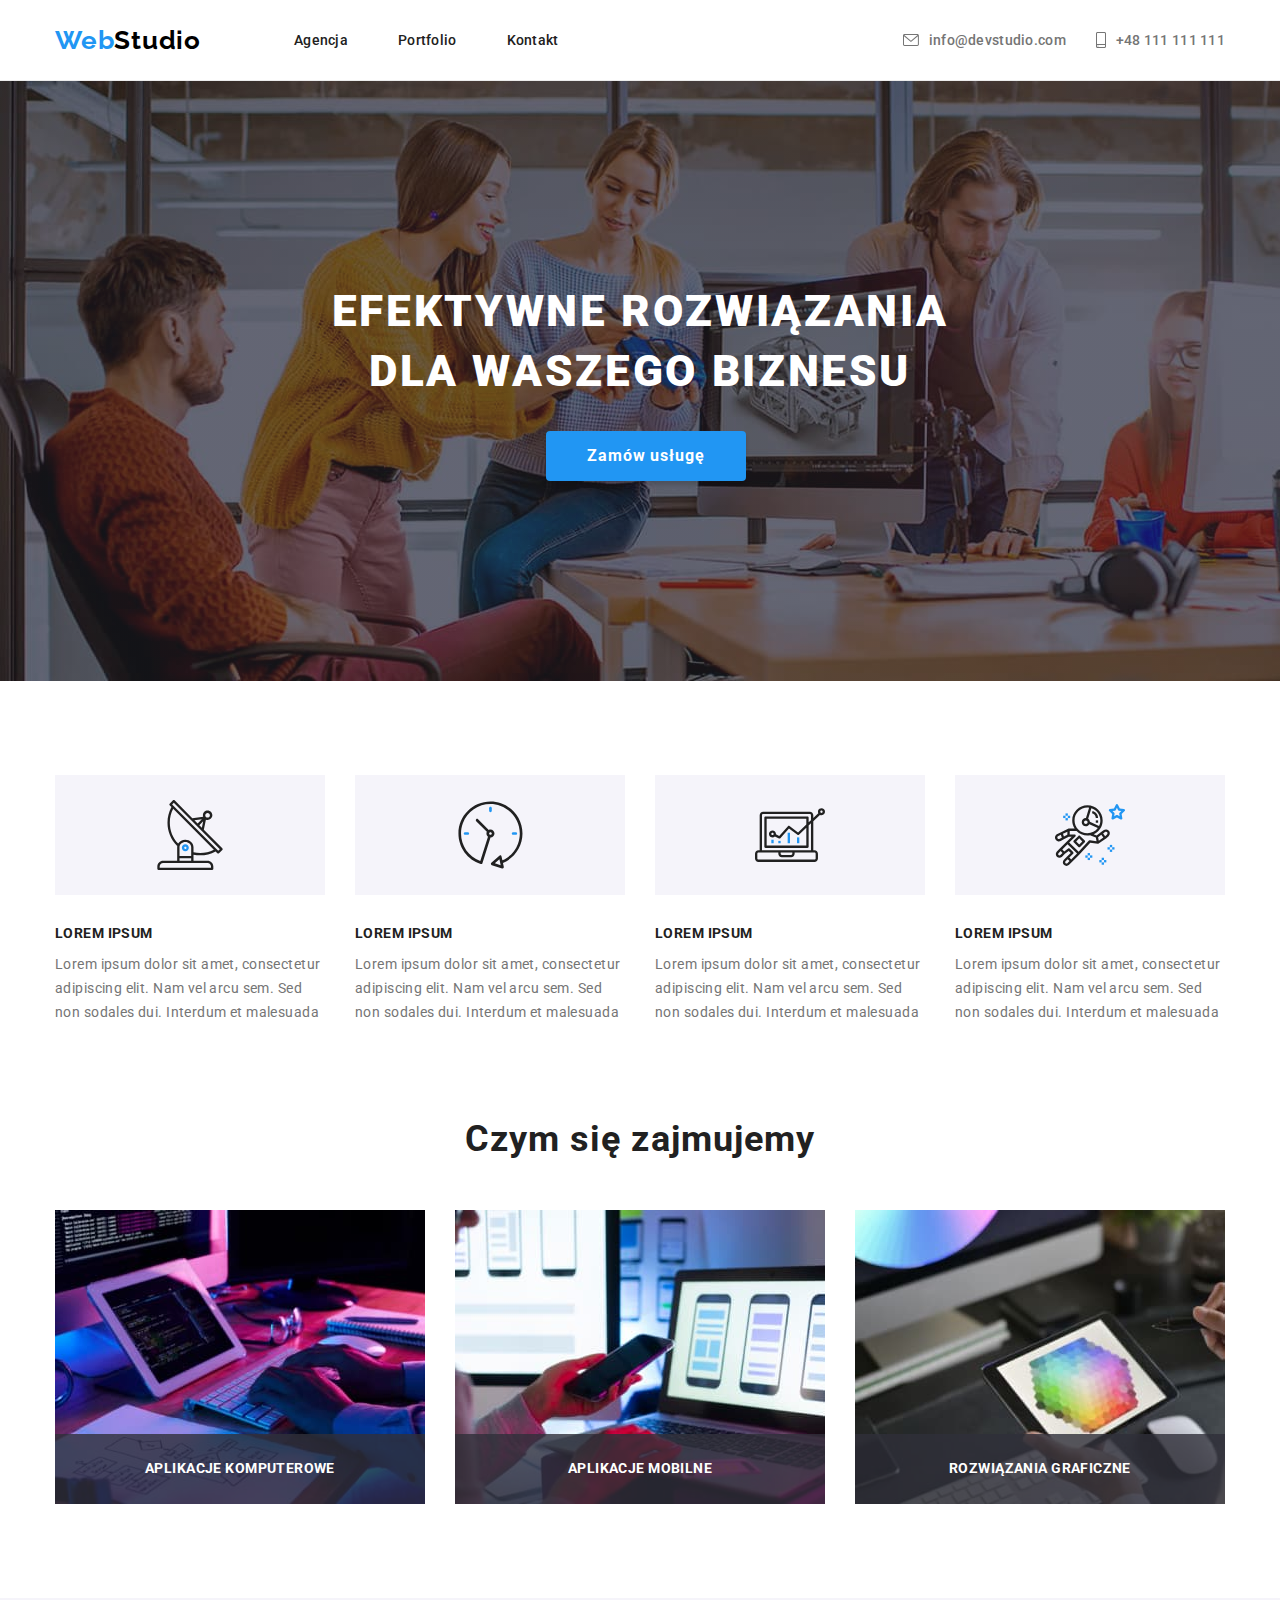
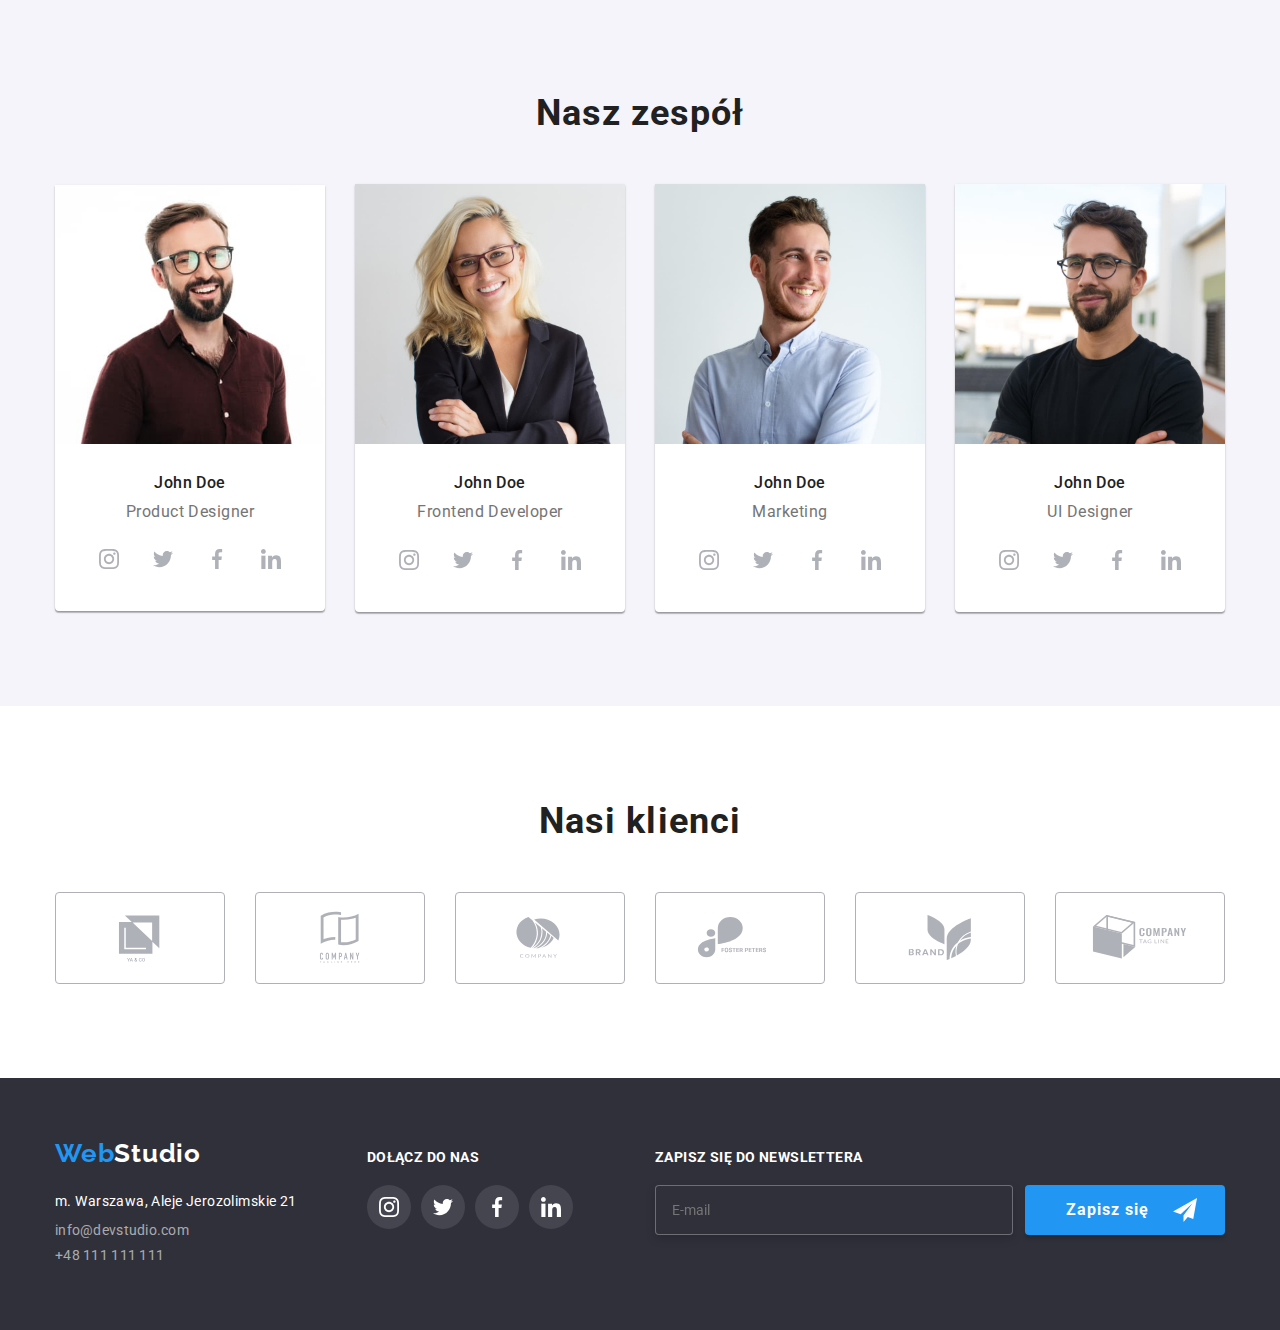
<file: index.html>
<!DOCTYPE html>
<html lang="en">
  <head>
    <meta charset="UTF-8" />
    <meta http-equiv="X-UA-Compatible" content="IE=edge" />
    <meta name="viewport" content="width=device-width, initial-scale=1.0" />
    <title>Studio</title>
    <link rel="preconnect" href="https://fonts.googleapis.com" />
    <link rel="preconnect" href="https://fonts.gstatic.com" crossorigin />
    <link
      href="https://fonts.googleapis.com/css2?family=Raleway:wght@700&family=Roboto:wght@400;500;700;900&display=swap"
      rel="stylesheet"
    />
    <link
      rel="stylesheet"
      href="https://cdnjs.cloudflare.com/ajax/libs/modern-normalize/1.0.0/modern-normalize.min.css"
    />
    <link rel="stylesheet" href="./css/styles.css" />
  </head>
  <body>
    <header>
      <div class="container header">
        <a class="logo header__logo" href="index.html"
          ><p>Web<span class="header__logo--color">Studio</span></p></a
        >
        <nav>
          <ul class="nav">
            <li><a href="index.html" class="nav__item">Agencja</a></li>
            <li>
              <a href="portfolio.html" class="nav__item">Portfolio</a>
            </li>
            <li><a href="/" class="nav__item">Kontakt</a></li>
          </ul>
        </nav>
        <div class="contacts">
          <a href="mailto:info@devstudio.com" class="contacts__item">
            <svg class="contacts__icon" width="16" height="12">
              <use href="./images/icons.svg#icon-envelope"></use>
            </svg>
            info@devstudio.com</a
          >

          <a href="tel:+48111111111" class="contacts__item">
            <svg class="contacts__icon" width="10" height="16">
              <use href="./images/icons.svg#icon-smartphone"></use>
            </svg>
            +48 111 111 111</a
          >
        </div>
      </div>
    </header>
    <!-- end of header -->

    <!-- start of main studio -->

    <main>
      <section class="order">
        <h1 class="order__title">EFEKTYWNE ROZWIĄZANIA DLA WASZEGO BIZNESU</h1>
        <button type="button" class="button" data-modal-open>Zamów usługę</button>
      </section>
      <section>
        <div class="container">
          <div class="section">
            <ul class="descriptions">
              <li>
                <div class="descriptions__card">
                  <svg width="70px" height="70px">
                    <use href="./images/icons.svg#icon-antenna-1"></use>
                  </svg>
                </div>
                <h4 class="descriptions__title">LOREM IPSUM</h4>
                <p class="descriptions__text">
                  Lorem ipsum dolor sit amet, consectetur adipiscing elit. Nam vel arcu sem. Sed non
                  sodales dui. Interdum et malesuada
                </p>
              </li>
              <li>
                <div class="descriptions__card">
                  <svg width="66.96px" height="70px">
                    <use href="./images/icons.svg#icon-clock-1"></use>
                  </svg>
                </div>
                <h4 class="descriptions__title">LOREM IPSUM</h4>
                <p class="descriptions__text">
                  Lorem ipsum dolor sit amet, consectetur adipiscing elit. Nam vel arcu sem. Sed non
                  sodales dui. Interdum et malesuada
                </p>
              </li>
              <li>
                <div class="descriptions__card">
                  <svg width="70px" height="70px">
                    <use href="./images/icons.svg#icon-diagram-1"></use>
                  </svg>
                </div>
                <h4 class="descriptions__title">LOREM IPSUM</h4>
                <p class="descriptions__text">
                  Lorem ipsum dolor sit amet, consectetur adipiscing elit. Nam vel arcu sem. Sed non
                  sodales dui. Interdum et malesuada
                </p>
              </li>
              <li>
                <div class="descriptions__card">
                  <svg width="70px" height="70px">
                    <use href="./images/icons.svg#icon-astronaut-1"></use>
                  </svg>
                </div>
                <h4 class="descriptions__title">LOREM IPSUM</h4>
                <p class="descriptions__text">
                  Lorem ipsum dolor sit amet, consectetur adipiscing elit. Nam vel arcu sem. Sed non
                  sodales dui. Interdum et malesuada
                </p>
              </li>
            </ul>
          </div>
        </div>
      </section>
      <section>
        <div class="container">
          <div class="section section__services">
            <h2 class="section__title">Czym się zajmujemy</h2>
            <ul class="services">
              <li class="services__item">
                <img
                  src="./images/whatwedo1.jpg"
                  alt="pisanie kodu na podstawie projektu zapisanego na kartce"
                  width="370"
                  height="294"
                />
                <p class="services__text">APLIKACJE KOMPUTEROWE</p>
              </li>
              <li class="services__item">
                <img
                  src="./images/whatwedo2.jpg"
                  alt="wybieranie odpowiedniego układu strony na smartphone"
                  width="370"
                  height="294"
                />
                <p class="services__text">APLIKACJE MOBILNE</p>
              </li>
              <li class="services__item">
                <img
                  src="./images/whatwedo3.jpg"
                  alt="wybieranie odpowiedniego koloru z palety barw na tablecie"
                  width="370"
                  height="294"
                />
                <p class="services__text">ROZWIĄZANIA GRAFICZNE</p>
              </li>
            </ul>
          </div>
        </div>
      </section>
      <section class="team section">
        <div class="container">
          <h2 class="section__title">Nasz zespół</h2>
          <ul class="team__list">
            <li class="teamcard">
              <img src="./images/ourteam1.jpg" alt="Product Designer" width="270" height="260" />
              <div class="teamcard__description">
                <h5 class="teamcard__name">John Doe</h5>
                <p class="teamcard__position">Product Designer</p>
                <ul class="teamcard__socialmedia">
                  <li>
                    <a href="/" class="socialmedia__item">
                      <svg width="20px" height="20px">
                        <use href="./images/icons.svg#icon-instagram-2"></use>
                      </svg>
                    </a>
                  </li>
                  <li>
                    <a href="/" class="socialmedia__item">
                      <svg width="20px" height="20px">
                        <use href="./images/icons.svg#icon-twitter-1"></use>
                      </svg>
                    </a>
                  </li>
                  <li>
                    <a href="/" class="socialmedia__item">
                      <svg width="20px" height="20px">
                        <use href="./images/icons.svg#icon-facebook-1"></use>
                      </svg>
                    </a>
                  </li>
                  <li>
                    <a href="/" class="socialmedia__item">
                      <svg width="20px" height="20px">
                        <use href="./images/icons.svg#icon-linkedin-1"></use>
                      </svg>
                    </a>
                  </li>
                </ul>
              </div>
            </li>

            <li class="teamcard">
              <img src="./images/ourteam2.jpg" alt="Frontend Developer" width="270" height="260" />
              <div class="teamcard__description">
                <h5 class="teamcard__name">John Doe</h5>
                <p class="teamcard__position">Frontend Developer</p>
                <ul class="teamcard__socialmedia">
                  <li>
                    <a href="/" class="socialmedia__item">
                      <svg width="20px" height="20px">
                        <use href="./images/icons.svg#icon-instagram-2"></use>
                      </svg>
                    </a>
                  </li>
                  <li>
                    <a href="/" class="socialmedia__item">
                      <svg width="20px" height="20px">
                        <use href="./images/icons.svg#icon-twitter-1"></use>
                      </svg>
                    </a>
                  </li>
                  <li>
                    <a href="/" class="socialmedia__item">
                      <svg width="20px" height="20px">
                        <use href="./images/icons.svg#icon-facebook-1"></use>
                      </svg>
                    </a>
                  </li>
                  <li>
                    <a href="/" class="socialmedia__item">
                      <svg width="20px" height="20px">
                        <use href="./images/icons.svg#icon-linkedin-1"></use>
                      </svg>
                    </a>
                  </li>
                </ul>
              </div>
            </li>

            <li class="teamcard">
              <img src="./images/ourteam4.jpg" alt="Marketing employee" width="270" height="260" />
              <div class="teamcard__description">
                <h5 class="teamcard__name">John Doe</h5>
                <p class="teamcard__position">Marketing</p>
                <ul class="teamcard__socialmedia">
                  <li>
                    <a href="/" class="socialmedia__item">
                      <svg width="20px" height="20px">
                        <use href="./images/icons.svg#icon-instagram-2"></use>
                      </svg>
                    </a>
                  </li>
                  <li>
                    <a href="/" class="socialmedia__item">
                      <svg width="20px" height="20px">
                        <use href="./images/icons.svg#icon-twitter-1"></use>
                      </svg>
                    </a>
                  </li>
                  <li>
                    <a href="/" class="socialmedia__item">
                      <svg width="20px" height="20px">
                        <use href="./images/icons.svg#icon-facebook-1"></use>
                      </svg>
                    </a>
                  </li>
                  <li>
                    <a href="/" class="socialmedia__item">
                      <svg width="20px" height="20px">
                        <use href="./images/icons.svg#icon-linkedin-1"></use>
                      </svg>
                    </a>
                  </li>
                </ul>
              </div>
            </li>

            <li class="teamcard">
              <img src="./images/ourteam3.jpg" alt="UI Designer" width="270" height="260" />
              <div class="teamcard__description">
                <h5 class="teamcard__name">John Doe</h5>
                <p class="teamcard__position">UI Designer</p>
                <ul class="teamcard__socialmedia">
                  <li>
                    <a href="/" class="socialmedia__item">
                      <svg width="20px" height="20px">
                        <use href="./images/icons.svg#icon-instagram-2"></use>
                      </svg>
                    </a>
                  </li>
                  <li>
                    <a href="/" class="socialmedia__item">
                      <svg width="20px" height="20px">
                        <use href="./images/icons.svg#icon-twitter-1"></use>
                      </svg>
                    </a>
                  </li>
                  <li>
                    <a href="/" class="socialmedia__item">
                      <svg width="20px" height="20px">
                        <use href="./images/icons.svg#icon-facebook-1"></use>
                      </svg>
                    </a>
                  </li>
                  <li>
                    <a href="/" class="socialmedia__item">
                      <svg width="20px" height="20px">
                        <use href="./images/icons.svg#icon-linkedin-1"></use>
                      </svg>
                    </a>
                  </li>
                </ul>
              </div>
            </li>
          </ul>
        </div>
      </section>
      <section class="clients section">
        <div class="container">
          <h2 class="section__title">Nasi klienci</h2>
          <ul class="clients__list">
            <li class="clientslist__item">
              <svg width="106px" height="60.04px">
                <use href="./images/icons.svg#icon-logo"></use>
              </svg>
            </li>
            <li class="clientslist__item">
              <svg width="106px" height="60.04px">
                <use href="./images/icons.svg#icon-logo1"></use>
              </svg>
            </li>
            <li class="clientslist__item">
              <svg width="106px" height="60.04px">
                <use href="./images/icons.svg#icon-logo2"></use>
              </svg>
            </li>
            <li class="clientslist__item">
              <svg width="106px" height="60.04px">
                <use href="./images/icons.svg#icon-logo3"></use>
              </svg>
            </li>
            <li class="clientslist__item">
              <svg width="106px" height="60.04px">
                <use href="./images/icons.svg#icon-logo4"></use>
              </svg>
            </li>
            <li class="clientslist__item">
              <svg width="106px" height="60.04px">
                <use href="./images/icons.svg#icon-logo5"></use>
              </svg>
            </li>
          </ul>
        </div>
      </section>
    </main>

    <footer class="footer">
      <div class="footer__parts container">
        <div class="footer__contacts">
          <a class="logo footer__logo" href="index.html"
            ><p>Web<span class="footer__logo--color">Studio</span></p></a
          >
          <address class="footer-address">m. Warszawa, Aleje Jerozolimskie 21</address>
          <a href="mailto:info@devstudio.com" class="contacts__item contacts__item--footer"
            >info@devstudio.com</a
          >
          <a href="tel:+48111111111" class="contacts__item contacts__item--footer"
            >+48 111 111 111</a
          >
        </div>
        <div class="footer__socialmedia">
          <p class="footer__subtitle">DOŁĄCZ DO NAS</p>
          <div class="socialmedia__bar">
            <a href="/" class="socialmedia__item socialmedia__item--footer">
              <svg width="20px" height="20px">
                <use href="./images/icons.svg#icon-instagram-2"></use>
              </svg>
            </a>
            <a href="/" class="socialmedia__item socialmedia__item--footer">
              <svg width="20px" height="20px">
                <use href="./images/icons.svg#icon-twitter-1"></use>
              </svg>
            </a>
            <a href="/" class="socialmedia__item socialmedia__item--footer">
              <svg width="20px" height="20px">
                <use href="./images/icons.svg#icon-facebook-1"></use>
              </svg>
            </a>
            <a href="/" class="socialmedia__item socialmedia__item--footer">
              <svg width="20px" height="20px">
                <use href="./images/icons.svg#icon-linkedin-1"></use>
              </svg>
            </a>
          </div>
        </div>
        <div class="newsletter">
          <p class="footer__subtitle">ZAPISZ SIĘ DO NEWSLETTERA</p>
          <form class="newsletter__form" name="signup-newsletter" autocomplete="off" novalidate>
            <label>
              <input class="newsletter__input" type="email" name="email" placeholder="E-mail" />
            </label>
            <button class="button footer__button" type="submit">
              <p class="button__label">Zapisz się</p>
              <svg class="button__icon" width="24px" height="24px">
                <use href="./images/icons.svg#icon-icon-send"></use>
              </svg>
            </button>
          </form>
        </div>
      </div>
    </footer>

    <div class="backdrop is-hidden" data-modal>
      <div class="modal">
        <button type="button" class="modal__button--close" data-modal-close>
          <svg class="close-button-icon" width="18px" height="18px">
            <use href="./images/icons.svg#icon-close-black-18dp-2-1"></use>
          </svg>
        </button>
        <p class="modal__title">Zostaw swoje dane w formularzu poniżej</p>
        <form class="modal__form" name="personaldata-form" autocomplete="off">
          <fieldset class="modal__fieldset">
            <label class="modal__label" for="name">Imie</label>
            <svg class="modal__icon" width="18px" height="18px">
              <use href="./images/icons.svg#icon-person-black-18dp-1"></use>
            </svg>
            <input class="modal__input" type="name" name="name" id="name" />
          </fieldset>
          <fieldset class="modal__fieldset">
            <label class="modal__label" for="phone">Telefon </label>
            <svg class="modal__icon" width="18px" height="18px">
              <use href="./images/icons.svg#icon-phone-black-18dp-1"></use>
            </svg>
            <input class="modal__input" type="tel" name="phone-number" id="phone" />
          </fieldset>
          <fieldset class="modal__fieldset">
            <label class="modal__label" for="email">Email</label>
            <svg class="modal__icon" width="18px" height="18px">
              <use href="./images/icons.svg#icon-email-black-18dp-1"></use>
            </svg>
            <input class="modal__input" type="email" name="email" id="email" />
          </fieldset>
          <fieldset class="modal__fieldset modal__fieldset--comment">
            <label class="modal__label" for="comment">Komentarz</label>
            <textarea
              class="modal__input"
              name="comment"
              rows="6"
              placeholder="Wprowadź tekst"
              id="comment"
            ></textarea>
          </fieldset>
          <div class="modal__checkbox">
            <input class="checkbox__input" type="checkbox" name="accept" />
            <span class="checkbox__checkmark">
              <svg class="checkbox__icon"><use href="./images/icons.svg#icon-vector"></use></svg>
            </span>
            <p class="modal__statement">
              Oświadczam iż akceptuję <a class="modal__links" href="/">Regulamin</a> i
              <a class="modal__links" href="/">Politykę Prywatności.</a>
            </p>
          </div>

          <button class="button" type="submit">Wyślij</button>
        </form>
      </div>
    </div>
    <script src="./js/modal.js"></script>
  </body>
</html>
</file>
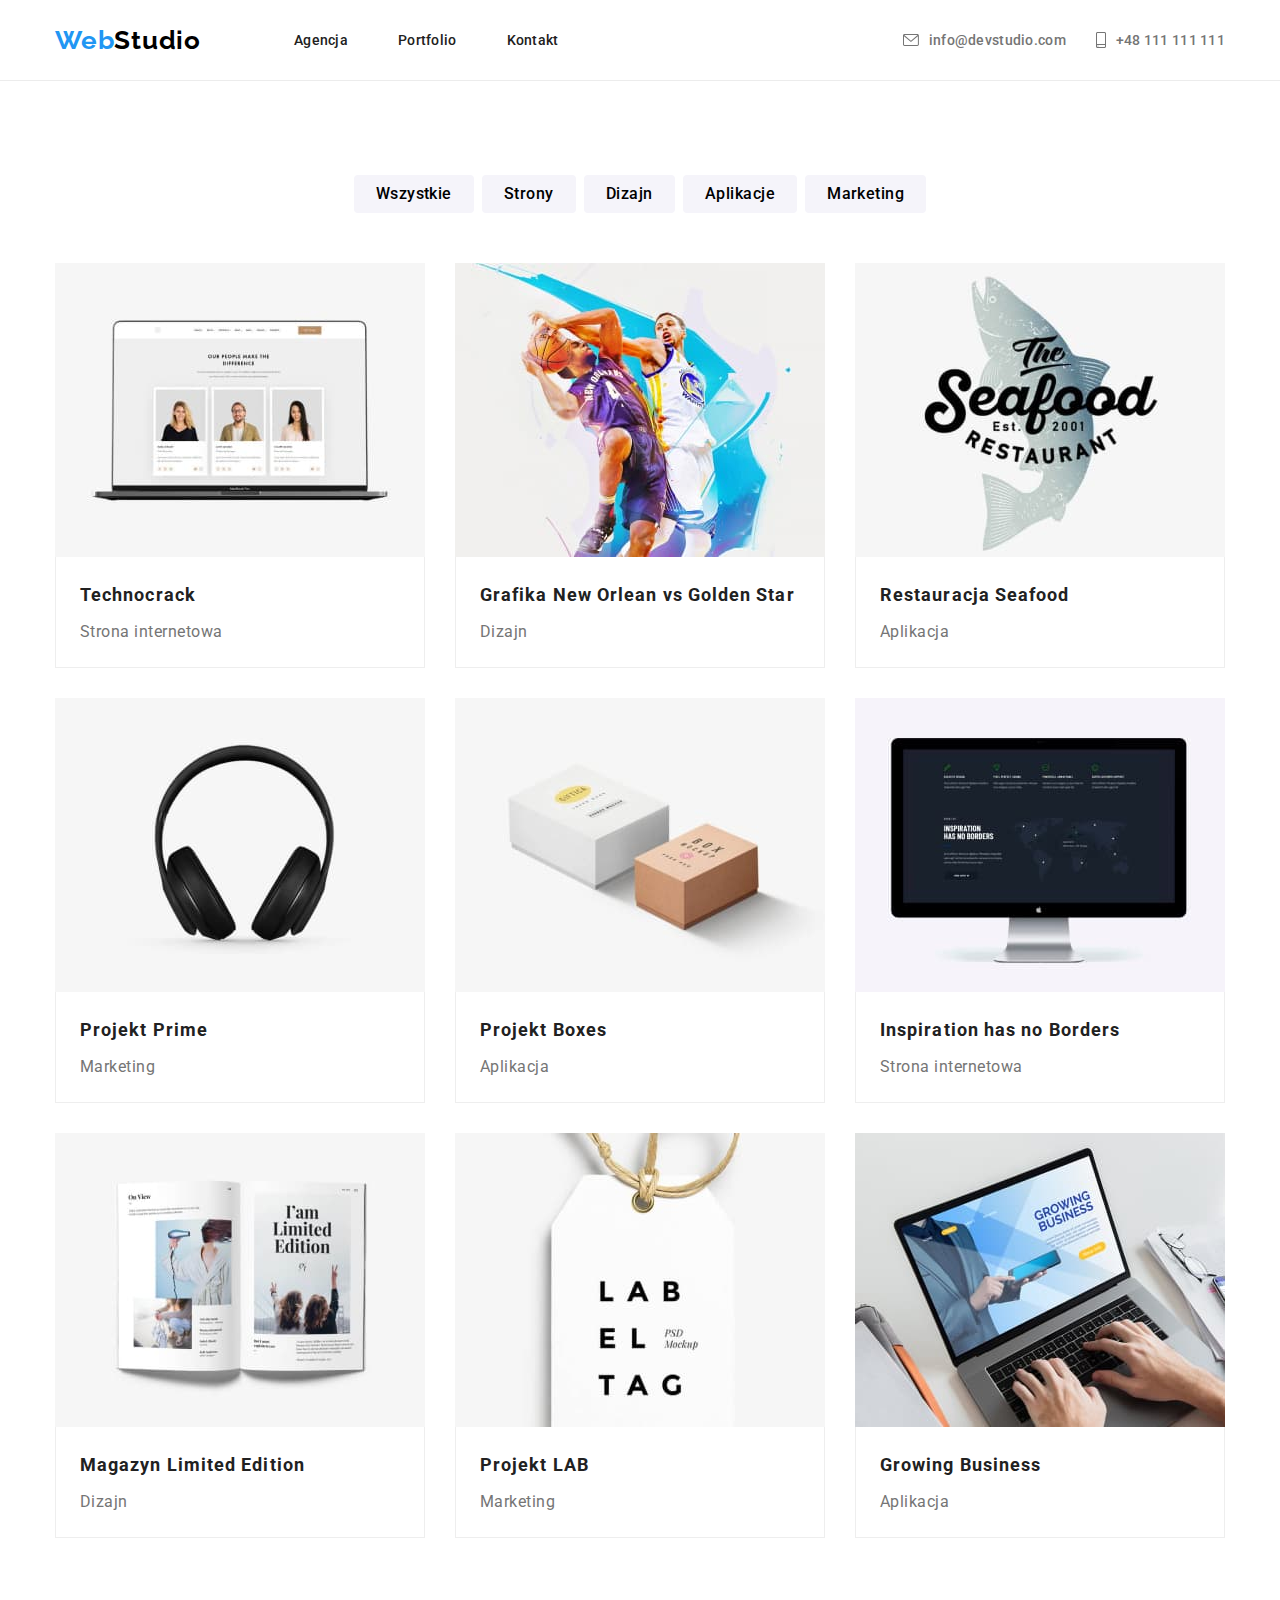
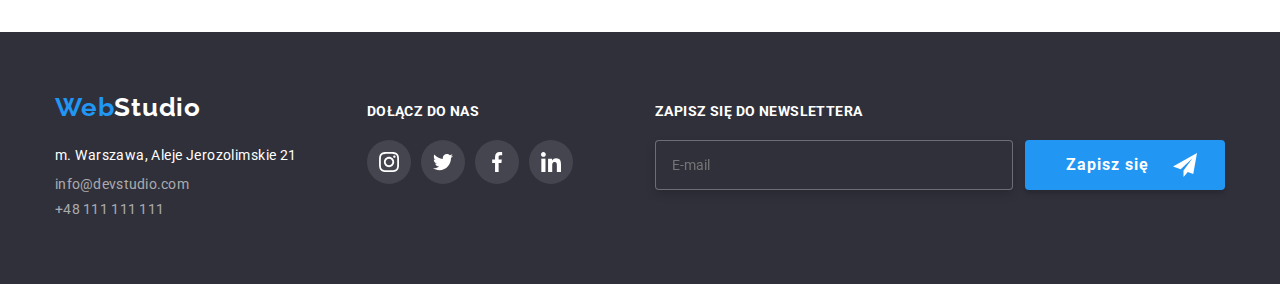
<file: portfolio.html>
<!DOCTYPE html>
<html lang="en">
  <head>
    <meta charset="UTF-8" />
    <meta http-equiv="X-UA-Compatible" content="IE=edge" />
    <meta name="viewport" content="width=device-width, initial-scale=1.0" />
    <title>Portfolio</title>
    <link rel="preconnect" href="https://fonts.googleapis.com" />
    <link rel="preconnect" href="https://fonts.gstatic.com" crossorigin />
    <link
      href="https://fonts.googleapis.com/css2?family=Raleway:wght@700&family=Roboto:wght@400;500;700;900&display=swap"
      rel="stylesheet"
    />
    <link
      rel="stylesheet"
      href="https://cdnjs.cloudflare.com/ajax/libs/modern-normalize/1.0.0/modern-normalize.min.css"
    />
    <link rel="stylesheet" href="./css/styles.css" />
  </head>
  <body>
    <header>
      <div class="container header">
        <a class="logo header__logo" href="index.html"
          ><p>Web<span class="header__logo--color">Studio</span></p></a
        >
        <nav>
          <ul class="nav">
            <li><a href="index.html" class="nav__item">Agencja</a></li>
            <li>
              <a href="portfolio.html" class="nav__item">Portfolio</a>
            </li>
            <li><a href="/" class="nav__item">Kontakt</a></li>
          </ul>
        </nav>
        <div class="contacts">
          <a href="mailto:info@devstudio.com" class="contacts__item">
            <svg class="contacts__icon" width="16" height="12">
              <use href="./images/icons.svg#icon-envelope"></use>
            </svg>
            info@devstudio.com</a
          >

          <a href="tel:+48111111111" class="contacts__item">
            <svg class="contacts__icon" width="10" height="16">
              <use href="./images/icons.svg#icon-smartphone"></use>
            </svg>
            +48 111 111 111</a
          >
        </div>
      </div>
    </header>

    <!-- end of header -->

    <!-- start of main -->

    <main class="section">
      <section>
        <div class="container">
          <ul class="menu">
            <li>
              <button type="button" class="menu__button">Wszystkie</button>
            </li>
            <li>
              <button type="button" class="menu__button">Strony</button>
            </li>
            <li>
              <button type="button" class="menu__button">Dizajn</button>
            </li>
            <li>
              <button type="button" class="menu__button">Aplikacje</button>
            </li>
            <li>
              <button type="button" class="menu__button">Marketing</button>
            </li>
          </ul>

          <ul class="portfolio">
            <li>
              <figure class="portfoliocard">
                <div class="portfoliocard__image">
                  <img
                    src="./images/portfolio1.jpg"
                    alt="Otwarty laptop"
                    width="370"
                    height="294"
                  />
                  <div class="overlay">
                    <p class="overlay__text">
                      Technocrack jest popularną platformą wykorzystywaną do rozpowszechniania
                      koronawirusa. Firmy wykorzystują tę platformę do celów szpiegowskich i ataków
                      na niezabezpieczone serwery konkurencji
                    </p>
                  </div>
                </div>

                <figcaption class="portfoliocard__description">
                  <h4 class="portfoliocard__name">Technocrack</h4>
                  <p class="portfoliocard__category">Strona internetowa</p>
                </figcaption>
              </figure>
            </li>
            <li>
              <figure class="portfoliocard">
                <div class="portfoliocard__image">
                  <img
                    src="./images/portfolio2.jpg"
                    alt="Grafika dwóch koszykarzy"
                    width="370"
                    height="294"
                  />
                  <div class="overlay">
                    <p class="overlay__text">
                      Technocrack jest popularną platformą wykorzystywaną do rozpowszechniania
                      koronawirusa. Firmy wykorzystują tę platformę do celów szpiegowskich i ataków
                      na niezabezpieczone serwery konkurencji
                    </p>
                  </div>
                </div>
                <figcaption class="portfoliocard__description">
                  <h4 class="portfoliocard__name">Grafika New Orlean vs Golden Star</h4>
                  <p class="portfoliocard__category">Dizajn</p>
                </figcaption>
              </figure>
            </li>
            <li>
              <figure class="portfoliocard">
                <div class="portfoliocard__image">
                  <img
                    src="./images/portfolio3.jpg"
                    alt="Logo restauracji"
                    width="370"
                    height="294"
                  />
                  <div class="overlay">
                    <p class="overlay__text">
                      Technocrack jest popularną platformą wykorzystywaną do rozpowszechniania
                      koronawirusa. Firmy wykorzystują tę platformę do celów szpiegowskich i ataków
                      na niezabezpieczone serwery konkurencji
                    </p>
                  </div>
                </div>
                <figcaption class="portfoliocard__description">
                  <h4 class="portfoliocard__name">Restauracja Seafood</h4>
                  <p class="portfoliocard__category">Aplikacja</p>
                </figcaption>
              </figure>
            </li>
            <li>
              <figure class="portfoliocard">
                <div class="portfoliocard__image">
                  <img
                    src="./images/portfolio4.jpg"
                    alt="Słuchawki nauszne"
                    width="370"
                    height="294"
                  />
                  <div class="overlay">
                    <p class="overlay__text">
                      Technocrack jest popularną platformą wykorzystywaną do rozpowszechniania
                      koronawirusa. Firmy wykorzystują tę platformę do celów szpiegowskich i ataków
                      na niezabezpieczone serwery konkurencji
                    </p>
                  </div>
                </div>
                <figcaption class="portfoliocard__description">
                  <h4 class="portfoliocard__name">Projekt Prime</h4>
                  <p class="portfoliocard__category">Marketing</p>
                </figcaption>
              </figure>
            </li>
            <li>
              <figure class="portfoliocard">
                <div class="portfoliocard__image">
                  <img src="./images/portfolio5.jpg" alt="Dwa kartony" width="370" height="294" />
                  <div class="overlay">
                    <p class="overlay__text">
                      Technocrack jest popularną platformą wykorzystywaną do rozpowszechniania
                      koronawirusa. Firmy wykorzystują tę platformę do celów szpiegowskich i ataków
                      na niezabezpieczone serwery konkurencji
                    </p>
                  </div>
                </div>
                <figcaption class="portfoliocard__description">
                  <h4 class="portfoliocard__name">Projekt Boxes</h4>
                  <p class="portfoliocard__category">Aplikacja</p>
                </figcaption>
              </figure>
            </li>
            <li>
              <figure class="portfoliocard">
                <div class="portfoliocard__image">
                  <img
                    src="./images/portfolio6.jpg"
                    alt="Monitor od komputera"
                    width="370"
                    height="294"
                  />
                  <div class="overlay">
                    <p class="overlay__text">
                      Technocrack jest popularną platformą wykorzystywaną do rozpowszechniania
                      koronawirusa. Firmy wykorzystują tę platformę do celów szpiegowskich i ataków
                      na niezabezpieczone serwery konkurencji
                    </p>
                  </div>
                </div>
                <figcaption class="portfoliocard__description">
                  <h4 class="portfoliocard__name">Inspiration has no Borders</h4>
                  <p class="portfoliocard__category">Strona internetowa</p>
                </figcaption>
              </figure>
            </li>
            <li>
              <figure class="portfoliocard">
                <div class="portfoliocard__image">
                  <img
                    src="./images/portfolio7.jpg"
                    alt="Otwarty magazyn"
                    width="370"
                    height="294"
                  />
                  <div class="overlay">
                    <p class="overlay__text">
                      Technocrack jest popularną platformą wykorzystywaną do rozpowszechniania
                      koronawirusa. Firmy wykorzystują tę platformę do celów szpiegowskich i ataków
                      na niezabezpieczone serwery konkurencji
                    </p>
                  </div>
                </div>
                <figcaption class="portfoliocard__description">
                  <h4 class="portfoliocard__name">Magazyn Limited Edition</h4>
                  <p class="portfoliocard__category">Dizajn</p>
                </figcaption>
              </figure>
            </li>
            <li>
              <figure class="portfoliocard">
                <div class="portfoliocard__image">
                  <img
                    src="./images/portfolio8.jpg"
                    alt="Metka na sznurku"
                    width="370"
                    height="294"
                  />
                  <div class="overlay">
                    <p class="overlay__text">
                      Technocrack jest popularną platformą wykorzystywaną do rozpowszechniania
                      koronawirusa. Firmy wykorzystują tę platformę do celów szpiegowskich i ataków
                      na niezabezpieczone serwery konkurencji
                    </p>
                  </div>
                </div>
                <figcaption class="portfoliocard__description">
                  <h4 class="portfoliocard__name">Projekt LAB</h4>
                  <p class="portfoliocard__category">Marketing</p>
                </figcaption>
              </figure>
            </li>
            <li>
              <figure class="portfoliocard">
                <div class="portfoliocard__image">
                  <img
                    src="./images/portfolio9.jpg"
                    alt="Otwarty laptop na biurku"
                    width="370"
                    height="294"
                  />
                  <div class="overlay">
                    <p class="overlay__text">
                      Technocrack jest popularną platformą wykorzystywaną do rozpowszechniania
                      koronawirusa. Firmy wykorzystują tę platformę do celów szpiegowskich i ataków
                      na niezabezpieczone serwery konkurencji
                    </p>
                  </div>
                </div>
                <figcaption class="portfoliocard__description">
                  <h4 class="portfoliocard__name">Growing Business</h4>
                  <p class="portfoliocard__category">Aplikacja</p>
                </figcaption>
              </figure>
            </li>
          </ul>
        </div>
      </section>
    </main>

    <footer class="footer">
      <div class="footer__parts container">
        <div class="footer__contacts">
          <a class="logo footer__logo" href="index.html"
            ><p>Web<span class="footer__logo--color">Studio</span></p></a
          >
          <address class="footer-address">m. Warszawa, Aleje Jerozolimskie 21</address>
          <a href="mailto:info@devstudio.com" class="contacts__item contacts__item--footer"
            >info@devstudio.com</a
          >
          <a href="tel:+48111111111" class="contacts__item contacts__item--footer"
            >+48 111 111 111</a
          >
        </div>
        <div class="footer__socialmedia">
          <p class="footer__subtitle">DOŁĄCZ DO NAS</p>
          <div class="socialmedia__bar">
            <a href="/" class="socialmedia__item socialmedia__item--footer">
              <svg width="20px" height="20px">
                <use href="./images/icons.svg#icon-instagram-2"></use>
              </svg>
            </a>
            <a href="/" class="socialmedia__item socialmedia__item--footer">
              <svg width="20px" height="20px">
                <use href="./images/icons.svg#icon-twitter-1"></use>
              </svg>
            </a>
            <a href="/" class="socialmedia__item socialmedia__item--footer">
              <svg width="20px" height="20px">
                <use href="./images/icons.svg#icon-facebook-1"></use>
              </svg>
            </a>
            <a href="/" class="socialmedia__item socialmedia__item--footer">
              <svg width="20px" height="20px">
                <use href="./images/icons.svg#icon-linkedin-1"></use>
              </svg>
            </a>
          </div>
        </div>
        <div class="newsletter">
          <p class="footer__subtitle">ZAPISZ SIĘ DO NEWSLETTERA</p>
          <form class="newsletter__form" name="signup-newsletter" autocomplete="off" novalidate>
            <label>
              <input class="newsletter__input" type="email" name="email" placeholder="E-mail" />
            </label>
            <button class="button footer__button" type="submit">
              <p class="button__label">Zapisz się</p>
              <svg class="button__icon" width="24px" height="24px">
                <use href="./images/icons.svg#icon-icon-send"></use>
              </svg>
            </button>
          </form>
        </div>
      </div>
    </footer>
  </body>
</html>
</file>
<file: css/styles.css>
/* --------- starf of global styles --------- */
:root {
  --brand-color: #ffffff;
  --active-color: #2196f3;
  --text-color: #757575;
  --logo-color: #000000;
  --border-color: #ececec;
  --second-border-color: #eeeeee;
  --brand-text-color: #212121;
  --main-background-color: #2f303a;
  --subsection-background-color: #f5f4fa;
  --footer-contact-color: rgba(255, 255, 255, 0.6);
  --footer-icon-background: rgba(255, 255, 255, 0.1);
  --shadow-color: rgba(0, 0, 0, 0.25);
  --second-shadow-color: rgba(0, 0, 0, 0.12);
  --third-shadow-color: rgba(0, 0, 0, 0.14);
  --forth-shadow-color: rgba(0, 0, 0, 0.2);
  --fifth-shadow-color: rgba(0, 0, 0, 0.16);
  --icon-color: #afb1b8;
}
body {
  font-family: 'Roboto', sans-serif;
  background-color: var(--brand-color);
  color: var(--brand-text-color);
  font-size: 14px;
  letter-spacing: 0.03em;
}
ul,
li,
a,
nav,
h1,
h2,
h4,
p {
  padding: 0;
  margin: 0;
}
img {
  display: block;
  max-width: 100%;
  height: auto;
}

.container {
  width: 1200px;
  padding: 0 15px;
  margin: 0 auto;
}
.section {
  padding-top: 94px;
  padding-bottom: 94px;
}
.section__title {
  font-weight: 700;
  font-size: 36px;
  line-height: 2.637rem;
  text-align: center;
  letter-spacing: 0.03em;
  margin-bottom: 50px;
  color: var(--brand-text-color);
}

header {
  border-bottom: 1px solid var(--border-color);
}
/* --------- end of global styles --------- */

/* start of header */
.header {
  display: flex;
  align-items: center;
}
/* end of header */

/* start logo */
.logo {
  color: var(--active-color);
  font-family: 'Raleway', sans-serif;
  text-decoration: none;
  font-weight: 700;
  font-size: 26px;
  line-height: 1.908rem;
  letter-spacing: 0.03em;
  width: auto;
  margin: 0;
}
.header__logo {
  margin-right: 93px;
}
.header__logo--color {
  color: var(--logo-color);
}

.footer__logo {
  margin-bottom: 20px;
}
.footer__logo--color {
  color: var(--brand-color);
}
/* start logo */

/* start nav */
.nav {
  display: flex;
  padding: 0;
  margin: 0;
  gap: 50px;
  list-style-type: none;
  font-weight: 500;
  font-size: 14px;
  line-height: 1.026rem;
  letter-spacing: 0.02em;
}
.nav__item {
  display: block;
  text-decoration: none;
  padding: 32px 0;
  color: var(--brand-text-color);
  position: relative;
  bottom: 0;
  transition: color 250ms cubic-bezier(0.4, 0, 0.2, 1);
}
.nav__item:visited {
  text-decoration: none;
  color: var(--brand-text-color);
}
.nav__item:hover,
.nav__item:focus {
  color: var(--active-color);
}
.nav__item::after {
  content: '';
  position: absolute;
  bottom: 0;
  left: 0;
  width: 100%;
  height: 4px;
  background-color: var(--brand-color);
  border-radius: 2px;
  transition: background-color 250ms cubic-bezier(0.4, 0, 0.2, 1);
}
.nav__item:hover:after {
  content: '';
  position: absolute;
  bottom: 0;
  left: 0;
  width: 100%;
  height: 4px;
  background-color: #2196f3;
  border-radius: 2px;
}
/* end nav */

/* start contacts */
.contacts {
  display: flex;
  padding: 0;
  gap: 30px;
  margin-left: auto;
}
.contacts__icon {
  margin-right: 10px;
  fill: currentColor;
}
.contacts__item {
  display: flex;
  align-items: center;
  font-weight: 500;
  font-size: 14px;
  line-height: 1.026rem;
  letter-spacing: 0.02em;
  color: var(--text-color);
  text-decoration: none;
  transition: color 250ms cubic-bezier(0.4, 0, 0.2, 1);
}
.contacts__item:visited {
  color: var(--text-color);
  text-decoration: none;
  fill: var(--text-color);
}
.contacts__item:hover,
.contacts__item:focus {
  color: var(--active-color);
}
.contacts__item--footer {
  color: var(--footer-contact-color);
  margin-bottom: 9px;
  font-weight: 400;
}
.contacts__item--footer:visited {
  color: var(--footer-contact-color);
}
/* end contacts */

/* ----------------- start of main studio ----------------- */

/* start of order */

.order {
  background-color: var(--main-background-color);
  background-image: linear-gradient(rgba(47, 48, 58, 0.4), rgba(47, 48, 58, 0.4)),
    url(../images/background-image.jpg);
  background-size: cover;
  background-repeat: no-repeat;
  height: 600px;
  max-width: 1600px;
  margin: 0 auto;
  padding: 200px 0;
  text-align: center;
}
.order__title {
  color: var(--brand-color);
  font-weight: 900;
  font-size: 44px;
  line-height: 3.75rem;
  text-align: center;
  letter-spacing: 0.06em;
  text-transform: uppercase;
  margin: 0 auto;
  margin-bottom: 30px;
  flex-wrap: wrap;
  width: 696px;
}
/* end of order */
/* start of button */
.button {
  width: 200px;
  height: 50px;
  cursor: pointer;
  border-radius: 4px;
  box-shadow: 0px 4px 4px rgba(0, 0, 0, 0.15);
  border: none;
  text-align: center;
  background: var(--active-color);
  color: var(--brand-color);
  font-weight: 700;
  font-size: 16px;
  line-height: 1.875rem;
  letter-spacing: 0.06em;
  padding: 0;
  margin: 0;
  margin-left: 12px;
}
.footer__button {
  padding: 10px 28px 10px 41px;
  display: flex;
  align-items: center;
}
.button__label {
  margin: 0;
  margin-right: 24px;
}
.button__icon {
  fill: var(--brand-color);
  margin: 0;
  padding: 0;
}
/* end of button */

/* start of descriptions */
.descriptions {
  list-style-type: none;
  display: flex;
  justify-content: center;
  gap: 30px;
  margin: 0;
}
.descriptions__title {
  font-weight: 700;
  font-size: 14px;
  line-height: 1.026rem;
  letter-spacing: 0.03em;
  text-transform: uppercase;
  margin: 0;
  margin-bottom: 10px;
}
.descriptions__text {
  font-size: 14px;
  line-height: 1.5rem;
  letter-spacing: 0.03em;
  color: var(--text-color);
  max-width: 270px;
  margin: 0;
}

.descriptions__card {
  width: 270px;
  height: 120px;
  background-color: var(--subsection-background-color);
  display: flex;
  justify-content: center;
  align-items: center;
  margin-bottom: 30px;
}
/* end of descriptions */

/* start of services */
.section__services {
  padding-top: 0;
}
.services {
  list-style-type: none;
  display: flex;
  justify-content: center;
  align-items: center;
  gap: 30px;
}
.services__item {
  position: relative;
}
.services__text {
  position: absolute;
  display: flex;
  width: 100%;
  height: 70px;
  bottom: 0;
  line-height: 1.14;
  letter-spacing: 0.03em;
  font-weight: 700;
  color: var(--brand-color);
  background-color: rgba(47, 48, 58, 0.8);
  justify-content: center;
  align-items: center;
}
/* end of services */

/* start of team */
.team {
  background: var(--subsection-background-color);
  height: 708px;
}
.team__list {
  list-style-type: none;
  display: flex;
  justify-content: center;
  align-items: center;
  gap: 30px;
}
.teamcard {
  margin: 0;
  display: flex;
  flex-direction: column;
  justify-content: center;
  background-color: var(--brand-color);
  box-shadow: 0px 1px 3px var(--second-shadow-color), 0px 1px 1px var(--third-shadow-color),
    0px 2px 1px var(--forth-shadow-color);
  border-radius: 0px 0px 4px 4px;
}

.teamcard__description {
  padding-top: 30px;
  padding-bottom: 30px;
}

.teamcard__name {
  font-weight: 500;
  font-size: 16px;
  line-height: 1.172rem;
  text-align: center;
  letter-spacing: 0.03em;
  margin: 0;
  margin-bottom: 10px;
}
.teamcard__position {
  font-size: 16px;
  line-height: 1.172rem;
  text-align: center;
  letter-spacing: 0.03em;
  color: var(--text-color);
  margin: 0;
  margin-bottom: 16px;
}
.teamcard__socialmedia {
  display: flex;
  justify-content: center;
  gap: 10px;
  list-style-type: none;
}
/* end of team */

/* start of socialmedia */

.socialmedia__item {
  background-color: var(--brand-color);
  fill: var(--icon-color);
  border-radius: 50%;
  width: 44px;
  height: 44px;
  display: flex;
  justify-content: center;
  align-items: center;
  transition: background-color 250ms cubic-bezier(0.4, 0, 0.2, 1),
    fill 250ms cubic-bezier(0.4, 0, 0.2, 1);
}

.socialmedia__item:hover,
.socialmedia__item:focus {
  fill: var(--brand-color);
  background-color: var(--active-color);
}
.socialmedia__bar {
  display: flex;
  flex-direction: row;
  gap: 10px;
  justify-content: flex-start;
}
.socialmedia__item--footer {
  background-color: var(--footer-icon-background);
  fill: var(--brand-color);
}

/* end of socialmedia */

/* start of clients */

.clients {
  height: 372px;
}
.clients__list {
  list-style-type: none;
  display: flex;
  justify-content: center;
  gap: 30px;
}
.clientslist__item {
  width: 170px;
  height: 92px;
  border: 1px solid var(--icon-color);
  border-radius: 4px;
  display: flex;
  align-items: center;
  justify-content: center;
  fill: var(--icon-color);
  cursor: pointer;
  transition: fill 250ms cubic-bezier(0.4, 0, 0.2, 1),
    border-color 250ms cubic-bezier(0.4, 0, 0.2, 1);
}
.clientslist__item:hover {
  fill: var(--active-color);
  border-color: var(--active-color);
}
/* end of clients */

/* ----------------- end of studio ---------------- */

/* -------------- start of portfolio -------------- */

/* start of menu */
.menu {
  display: flex;
  align-items: center;
  justify-content: center;
  gap: 8px;
  list-style-type: none;
}
.menu__button {
  font-family: inherit;
  cursor: pointer;
  font-weight: 500;
  font-size: 16px;
  line-height: 1.625rem;
  text-align: center;
  letter-spacing: 0.03em;
  background: var(--subsection-background-color);
  border-style: none;
  border-radius: 4px;
  padding: 6px 22px;
  margin-bottom: 50px;
  transition: color 250ms cubic-bezier(0.4, 0, 0.2, 1),
    background-color 250ms cubic-bezier(0.4, 0, 0.2, 1), filter 250ms cubic-bezier(0.4, 0, 0.2, 1);
}
.menu__button:hover,
.menu__button:focus {
  background-color: var(--active-color);
  color: var(--brand-color);
  filter: drop-shadow(0px 4px 4px var(--shadow-color));
}
/* end of menu */

/* start of portfolio */
.portfolio {
  list-style-type: none;
  display: flex;
  justify-content: center;
  align-items: center;
  flex-direction: row;
  flex-wrap: wrap;
  gap: 30px;
  max-width: 1170px;
  margin: 0 auto;
}
.portfoliocard__name {
  font-weight: 700;
  font-size: 18px;
  line-height: 2.25rem;
  letter-spacing: 0.06em;
  margin: 0;
  margin-bottom: 4px;
}
.portfoliocard__category {
  font-size: 16px;
  line-height: 1.875rem;
  letter-spacing: 0.03em;
  color: var(--text-color);
  margin: 0;
}

.portfoliocard {
  margin: 0;
  display: flex;
  flex-direction: column;
  justify-content: center;
  transition: box-shadow 250ms cubic-bezier(0.4, 0, 0.2, 1);
}
.portfoliocard__image {
  position: relative;
  overflow: hidden;
}
.portfoliocard:hover,
.portfoliocard:focus {
  box-shadow: 1px 4px 6px 0px var(--fifth-shadow-color);
}
.portfoliocard:hover .overlay {
  transform: translateY(0);
}
.portfoliocard__description {
  background-color: var(--brand-color);
  padding-top: 20px;
  padding-bottom: 20px;
  padding-left: 24px;
  padding-right: 24px;
  border-left: 1px solid var(--second-border-color);
  border-bottom: 1px solid var(--second-border-color);
  border-right: 1px solid var(--second-border-color);
  z-index: 0;
}
/* end of portfolio */
/* start of overlay */
.overlay {
  position: absolute;
  top: 0;
  left: 0;
  width: 100%;
  height: 100%;
  transform: translateY(+150%);
  transition: transform 0.3s cubic-bezier(0.2, 0, 0.2, 1);
  background-color: rgba(33, 150, 243, 0.9);
}
.overlay__text {
  font-size: 18px;
  letter-spacing: 0.03em;
  line-height: 1.75rem;
  font-weight: 400;
  color: var(--brand-color);
  width: 81.35%;
  height: 66.67%;
  position: absolute;
  left: 6.5%;
  top: 16.66%;
}
/* end of overlay */

/* ----------------- end of portfolio ---------------- */

/* ------------------ start of footer ---------------- */

.footer {
  background-color: var(--main-background-color);
  padding-top: 60px;
  padding-bottom: 60px;
  margin-right: 0;
  max-height: 252px;
  display: flex;
  align-items: baseline;
}
.footer__parts {
  display: flex;
  align-items: baseline;
}
.footer__contacts {
  display: flex;
  flex-direction: column;
  justify-content: space-between;
  margin-right: 70px;
}
.footer-address {
  font-style: normal;
  font-size: 14px;
  line-height: 1.5rem;
  letter-spacing: 0.03em;
  color: var(--brand-color);
  text-decoration: none;
  margin: 0;
  margin-bottom: 9px;
  padding: 0;
}
.footer__subtitle {
  font-size: 14px;
  font-weight: 700;
  line-height: 1.026rem;
  color: var(--brand-color);
  margin-bottom: 20px;
  letter-spacing: 0.03em;
}
.footer__socialmedia {
  display: flex;
  flex-direction: column;
  margin-right: auto;
}

/* start of newslettter */
.newsletter {
  display: flex;
  flex-direction: column;
  padding: 0;
  margin: 0;
}
.newsletter__input {
  width: 358px;
  height: 50px;
  background-color: var(--main-background-color);
  border: 1px solid rgba(255, 255, 255, 0.3);
  filter: drop-shadow(0px 4px 4px rgba(0, 0, 0, 0.15));
  border-radius: 4px;
  padding-left: 16px;
  color: var(--brand-color);
}
.newsletter__input:focus-visible {
  outline: 0;
}
.newsletter__form {
  display: flex;
}
/* end of newslettter */

/* ------------------ end of footer ---------------- */

/* ------------------ start of modal --------------- */
.backdrop {
  position: fixed;
  width: 100vw;
  height: 100vh;
  left: 0;
  top: 0;
  background-color: rgba(0, 0, 0, 0.1);
  opacity: 1;
  visibility: visible;
  transition: opacity 250ms cubic-bezier(0.4, 0, 0.2, 1),
    visibility 250ms cubic-bezier(0.4, 0, 0.2, 1);
}
.is-hidden {
  opacity: 0;
  visibility: hidden;
  pointer-events: none;
}
.is-hidden .modal {
  transform: translateY(100%) translateX(-100%) rotate(180deg);
}
.modal__title {
  line-height: 23px;
  margin-bottom: 12px;
  font-weight: 700;
  font-size: 20px;
  letter-spacing: 0.03em;
}
.modal {
  position: relative;
  display: flex;
  flex-direction: column;
  padding: 40px;
  top: 50%;
  left: 50%;
  transform: translate(-50%, -50%);
  width: 528px;
  height: 581px;
  background-color: var(--brand-color);
  border-radius: 4px;
  transition: transform 1000ms;
  text-align: center;
}
.modal__button--close {
  display: flex;
  align-items: center;
  justify-content: center;
  width: 30px;
  height: 30px;
  border: 1px solid rgba(0, 0, 0, 0.1);
  border-radius: 50%;
  position: absolute;
  right: 8px;
  top: 8px;
  background-color: var(--brand-color);
  cursor: pointer;
}
.modal__form {
  display: flex;
  flex-direction: column;
  align-items: center;
  gap: 28px;
  margin-top: 12px;
}
.modal__fieldset {
  position: relative;
  display: flex;
  width: 448px;
  height: 40px;
  border: 1px solid rgba(33, 33, 33, 0.2);
  border-radius: 4px;
  display: flex;
  align-items: center;
  padding: 9px 0 13px 12px;
}
.modal__fieldset:has(input:focus) {
  border: 1px solid var(--active-color);
  fill: #2196f3;
}
.modal__fieldset:has(textarea:focus) {
  border: 1px solid var(--active-color);
}
.modal__fieldset--comment {
  height: 120px;
}
.modal__label {
  position: absolute;
  top: -17px;
  left: 0px;
  font-weight: 400;
  font-size: 12px;
  line-height: 14px;
  letter-spacing: 0.01em;
  color: var(--text-color);
}

.modal__icon {
  margin: 0;
  padding: 0;
  margin-right: 5px;
}
.modal__input {
  border: 0;
  width: 100%;
  font-size: 14px;
  font-weight: 400;
  line-height: 14px;
  letter-spacing: 0.01em;
  color: var(--text-color);
  resize: none;
}
.modal__input::placeholder {
  font-size: 12px;
  line-height: 14px;
  letter-spacing: 0.01em;
  color: rgba(117, 117, 117, 0.5);
}
.modal__input:focus {
  outline: 0;
}
.modal__input:hover .modal__input:focus {
  border: 0;
}
.modal__links {
  text-decoration: underline;
  color: var(--active-color);
}
.modal__statement {
  color: var(--text-color);
}

.modal__checkbox {
  display: flex;
  align-items: center;
  position: relative;
  cursor: pointer;
}
.modal__checkbox .checkbox__input {
  cursor: pointer;
  position: absolute;
  left: -20px;
  width: 16px;
  height: 15px;
  opacity: 0;
  z-index: 3;
}
.checkbox__checkmark {
  position: absolute;
  width: 15px;
  height: 15px;
  border: 1px solid var(--brand-text-color);
  border-radius: 3px;
  fill: #000000;
  left: -19.5px;
  top: 1px;
}
.checkbox__checkmark::after {
  display: none;
  content: '';
  width: 15px;
  height: 15px;
  background-color: #2196f3;
  border-radius: 3px;
  position: absolute;
  left: -0.75px;
  top: -0.85px;
}
.modal__checkbox .checkbox__input:checked ~ .checkbox__checkmark:after {
  display: block;
}
.modal__checkbox .checkbox__input:checked ~ .checkbox__checkmark {
  border: 0;
}
.checkbox__icon {
  width: 13px;
  height: 11px;
  fill: white;
  position: absolute;
  z-index: 2;
  left: 0.5px;
  top: 1px;
}

/* end of modal */ ;
</file>
